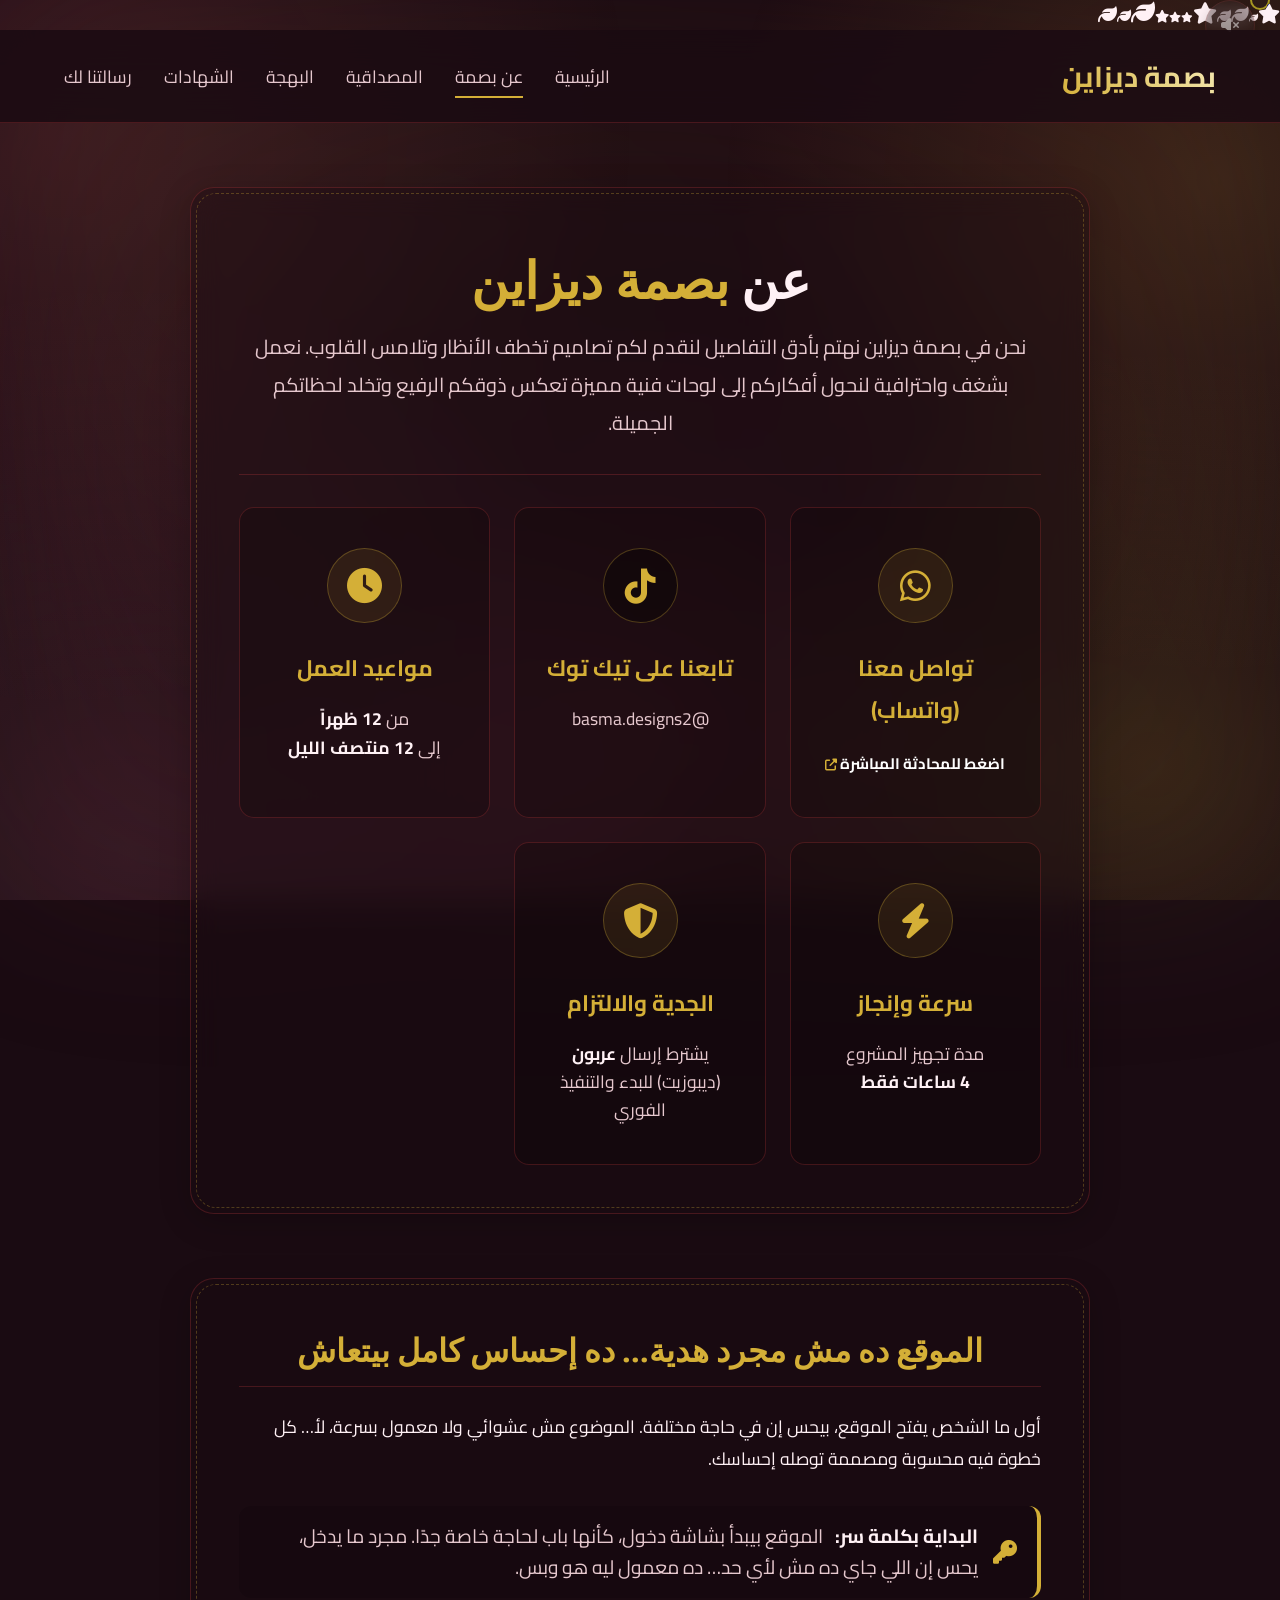
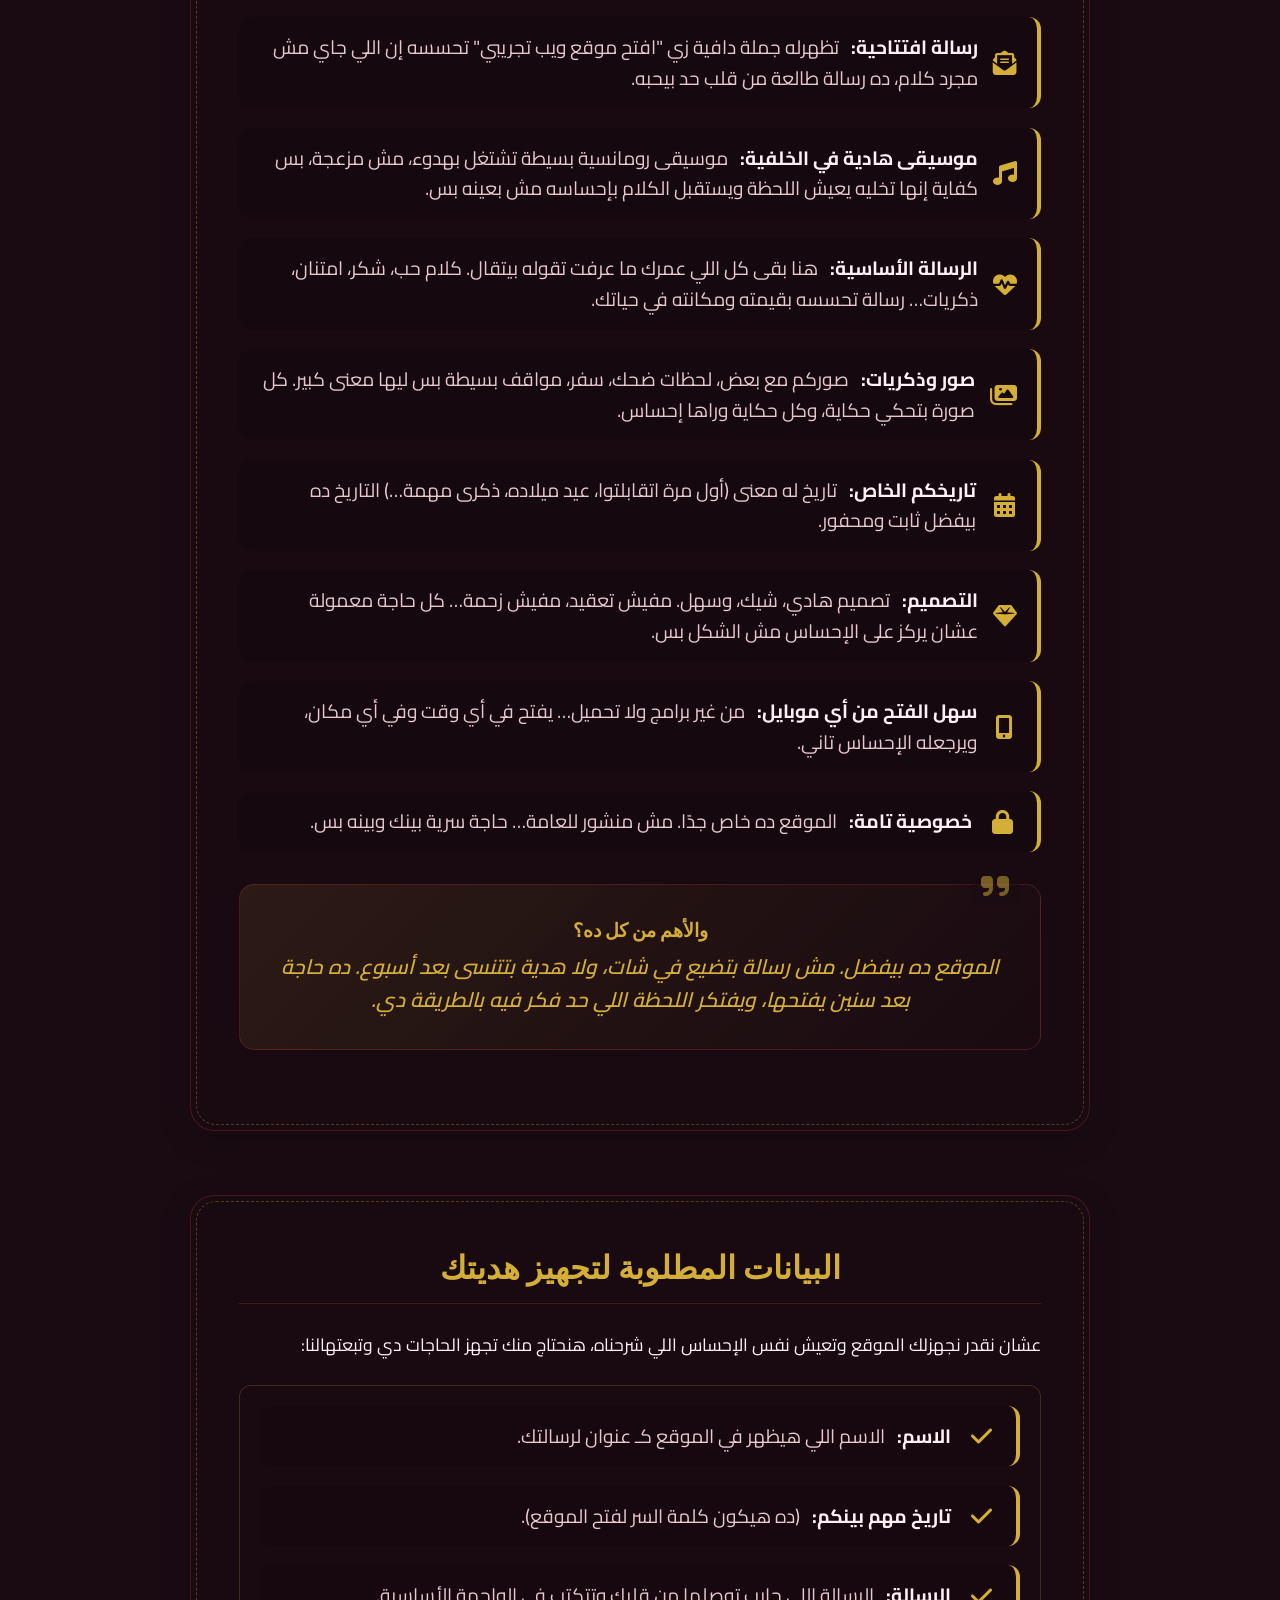
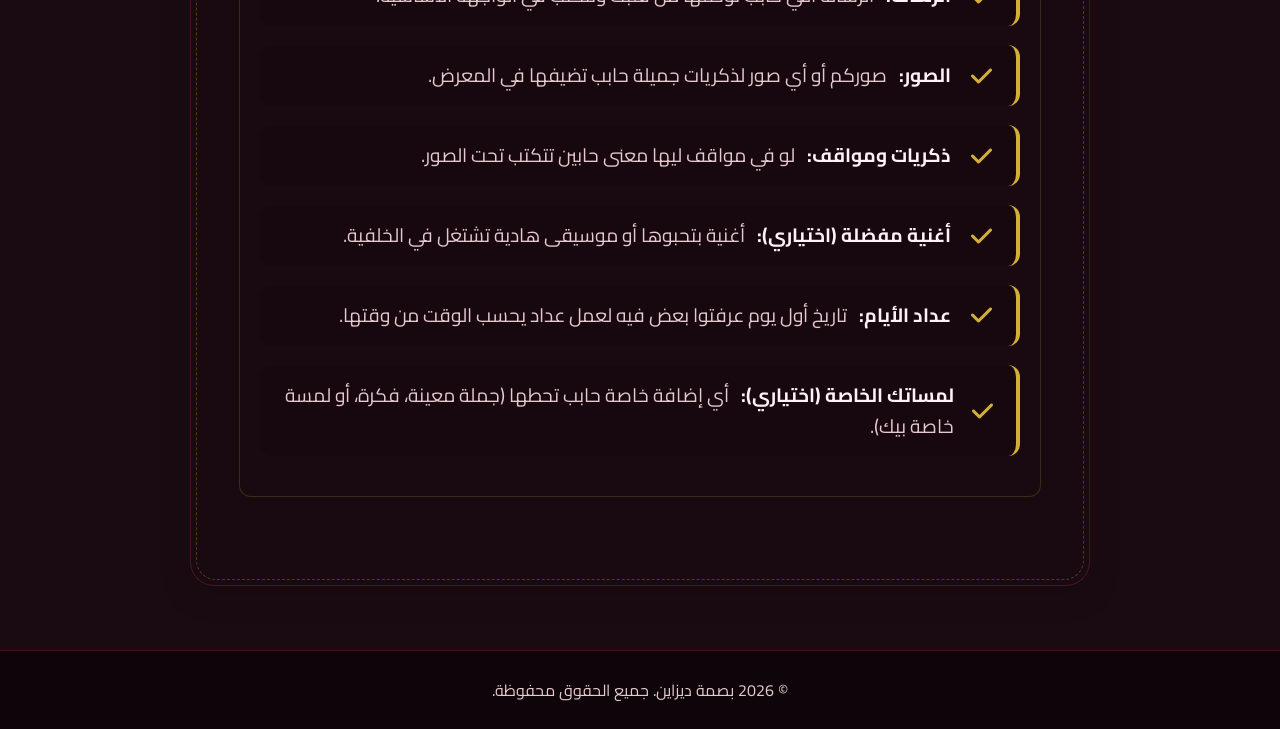
<file: about.html>
<!DOCTYPE html>
<html lang="ar" dir="rtl">
<head>
  <meta charset="UTF-8">
  <meta name="viewport" content="width=device-width, initial-scale=1.0">
  <title>بصمة ديزاين | الوصف وعنا</title>
  <link rel="stylesheet" href="style.css">
  <link rel="stylesheet" href="https://cdnjs.cloudflare.com/ajax/libs/font-awesome/6.4.0/css/all.min.css">
  <script src="script.js" defer></script>
</head>
<body>
  <!-- Premium UI Elements -->
  <div class="custom-cursor"></div>
  <div id="particles-container"></div>
  <div class="site-frame"></div>

  <div class="bg-bubbles">
    <div class="bubble"></div><div class="bubble"></div><div class="bubble"></div><div class="bubble"></div><div class="bubble"></div><div class="bubble"></div>
  </div>

  <header>
    <a href="index.html" class="logo">بصمة ديزاين</a>
    <button class="menu-toggle"><i class="fas fa-bars"></i></button>
    <nav>
      <ul>
        <li><a href="index.html">الرئيسية</a></li>
        <li><a href="about.html">عن بصمة</a></li>
        <li><a href="credibility.html">المصداقية</a></li>
        <li><a href="joy.html">البهجة</a></li>
        <li><a href="certificates.html">الشهادات</a></li>
        <li><a href="conclusion.html">رسالتنا لك</a></li>
      </ul>
    </nav>
  </header>

  <main>
    <section class="glass-panel about-panel reveal">
      <div class="about-header">
        <h2><span style="color: var(--text-primary);">عن</span> <span style="color: var(--accent-gold);">بصمة ديزاين</span></h2>
        <p>
          نحن في بصمة ديزاين نهتم بأدق التفاصيل لنقدم لكم تصاميم تخطف الأنظار وتلامس القلوب. نعمل بشغف واحترافية لنحول أفكاركم إلى لوحات فنية مميزة تعكس ذوقكم الرفيع وتخلد لحظاتكم الجميلة.
        </p>
      </div>

      <div class="about-features-grid">
        <!-- WhatsApp Contact -->
        <a href="https://wa.me/201013459959" target="_blank" class="feature-card whatsapp-card">
          <div class="icon-wrapper">
            <i class="fab fa-whatsapp"></i>
          </div>
          <h3>تواصل معنا (واتساب)</h3>
          <p style="font-weight: bold; color: #fff; font-size: 0.95rem; margin-top: 5px;">اضغط للمحادثة المباشرة <i class="fas fa-external-link-alt" style="font-size: 0.75rem;"></i></p>
          <p dir="ltr" class="phone-number" id="display-phone" style="display: none;">01013459959</p>
        </a>

        <!-- TikTok -->
        <a href="https://www.tiktok.com/@basma.designs2?_r=1&_t=ZS-94l8AfgioFA" target="_blank" class="feature-card" style="text-decoration: none;">
          <div class="icon-wrapper" style="background: rgba(0, 0, 0, 0.3);">
            <i class="fab fa-tiktok"></i>
          </div>
          <h3>تابعنا على تيك توك</h3>
          <p id="display-tiktok">@basma.designs2</p>
        </a>

        <!-- Working Hours -->
        <div class="feature-card">
          <div class="icon-wrapper">
            <i class="fas fa-clock"></i>
          </div>
          <h3>مواعيد العمل</h3>
          <p id="display-hours">من <strong>12 ظهراً</strong><br>إلى <strong>12 منتصف الليل</strong></p>
        </div>

        <!-- Duration -->
        <div class="feature-card">
          <div class="icon-wrapper">
            <i class="fas fa-bolt"></i>
          </div>
          <h3>سرعة وإنجاز</h3>
          <p id="display-duration">مدة تجهيز المشروع<br><strong>4 ساعات فقط</strong></p>
        </div>

        <!-- Payment Policy -->
        <div class="feature-card">
          <div class="icon-wrapper">
            <i class="fas fa-shield-alt"></i>
          </div>
          <h3>الجدية والالتزام</h3>
          <p id="display-deposit">يشترط إرسال <strong>عربون</strong> (ديبوزيت) للبدء والتنفيذ الفوري</p>
        </div>
      </div>
    </section>

    <!-- Emotional Description Section -->
    <section class="glass-panel" style="margin-top: 2rem;">
      <h2 style="color: var(--accent-gold); margin-bottom: 1.5rem; font-size: 2rem;">الموقع ده مش مجرد هدية… ده إحساس كامل بيتعاش</h2>
      <p style="margin-bottom: 2rem; color: var(--text-color); font-size: 1.1rem; line-height: 1.8;">
        أول ما الشخص يفتح الموقع، بيحس إن في حاجة مختلفة. الموضوع مش عشوائي ولا معمول بسرعة، لأ… كل خطوة فيه محسوبة ومصممة توصله إحساسك.
      </p>

      <ul class="detail-list" style="margin-bottom: 2rem;">
        <li><i class="fas fa-key" style="color: var(--accent-gold); font-size: 1.5rem;"></i> <div><strong>البداية بكلمة سر:</strong> الموقع بيبدأ بشاشة دخول، كأنها باب لحاجة خاصة جدًا. مجرد ما يدخل، يحس إن اللي جاي ده مش لأي حد… ده معمول ليه هو وبس.</div></li>
        <li><i class="fas fa-envelope-open-text" style="color: var(--accent-gold); font-size: 1.5rem;"></i> <div><strong>رسالة افتتاحية:</strong> تظهرله جملة دافية زي "افتح موقع ويب تجريبي" تحسسه إن اللي جاي مش مجرد كلام، ده رسالة طالعة من قلب حد بيحبه.</div></li>
        <li><i class="fas fa-music" style="color: var(--accent-gold); font-size: 1.5rem;"></i> <div><strong>موسيقى هادية في الخلفية:</strong> موسيقى رومانسية بسيطة تشتغل بهدوء، مش مزعجة، بس كفاية إنها تخليه يعيش اللحظة ويستقبل الكلام بإحساسه مش بعينه بس.</div></li>
        <li><i class="fas fa-heartbeat" style="color: var(--accent-gold); font-size: 1.5rem;"></i> <div><strong>الرسالة الأساسية:</strong> هنا بقى كل اللي عمرك ما عرفت تقوله بيتقال. كلام حب، شكر، امتنان، ذكريات… رسالة تحسسه بقيمته ومكانته في حياتك.</div></li>
        <li><i class="fas fa-images" style="color: var(--accent-gold); font-size: 1.5rem;"></i> <div><strong>صور وذكريات:</strong> صوركم مع بعض، لحظات ضحك، سفر، مواقف بسيطة بس ليها معنى كبير. كل صورة بتحكي حكاية، وكل حكاية وراها إحساس.</div></li>
        <li><i class="fas fa-calendar-alt" style="color: var(--accent-gold); font-size: 1.5rem;"></i> <div><strong>تاريخكم الخاص:</strong> تاريخ له معنى (أول مرة اتقابلتوا، عيد ميلاده، ذكرى مهمة…) التاريخ ده بيفضل ثابت ومحفور.</div></li>
        <li><i class="fas fa-gem" style="color: var(--accent-gold); font-size: 1.5rem;"></i> <div><strong>التصميم:</strong> تصميم هادي، شيك، وسهل. مفيش تعقيد، مفيش زحمة… كل حاجة معمولة عشان يركز على الإحساس مش الشكل بس.</div></li>
        <li><i class="fas fa-mobile-alt" style="color: var(--accent-gold); font-size: 1.5rem;"></i> <div><strong>سهل الفتح من أي موبايل:</strong> من غير برامج ولا تحميل… يفتح في أي وقت وفي أي مكان، ويرجعله الإحساس تاني.</div></li>
        <li><i class="fas fa-lock" style="color: var(--accent-gold); font-size: 1.5rem;"></i> <div><strong>خصوصية تامة:</strong> الموقع ده خاص جدًا. مش منشور للعامة… حاجة سرية بينك وبينه بس.</div></li>
      </ul>

      <div class="highlight-box" style="margin-top: 2rem;">
        <i class="fas fa-quote-right style-quote"></i>
        <h3 style="color: var(--accent-gold); margin-bottom: 0.5rem;">والأهم من كل ده؟</h3>
        <p style="font-size: 1.2rem; line-height: 1.6;">الموقع ده بيفضل. مش رسالة بتضيع في شات، ولا هدية بتتنسى بعد أسبوع. ده حاجة بعد سنين يفتحها، ويفتكر اللحظة اللي حد فكر فيه بالطريقة دي.</p>
      </div>
    </section>

    <!-- Requirements Section -->
    <section class="glass-panel" style="margin-top: 2rem;">
      <h2 style="color: var(--accent-gold); margin-bottom: 1.5rem; font-size: 2rem;">البيانات المطلوبة لتجهيز هديتك</h2>
      <p style="margin-bottom: 1.5rem; color: var(--text-color); font-size: 1.1rem;">
        عشان نقدر نجهزلك الموقع وتعيش نفس الإحساس اللي شرحناه، هنحتاج منك تجهز الحاجات دي وتبعتهالنا:
      </p>
      
      <ul class="detail-list" style="background: rgba(26, 11, 18, 0.4); padding: 20px; border-radius: 12px; border: 1px solid rgba(212, 175, 55, 0.2);">
        <li><i class="fas fa-check" style="color: var(--accent-gold);"></i> <div><strong>الاسم:</strong> الاسم اللي هيظهر في الموقع كـ عنوان لرسالتك.</div></li>
        <li><i class="fas fa-check" style="color: var(--accent-gold);"></i> <div><strong>تاريخ مهم بينكم:</strong> (ده هيكون كلمة السر لفتح الموقع).</div></li>
        <li><i class="fas fa-check" style="color: var(--accent-gold);"></i> <div><strong>الرسالة:</strong> الرسالة اللي حابب توصلها من قلبك وتتكتب في الواجهة الأساسية.</div></li>
        <li><i class="fas fa-check" style="color: var(--accent-gold);"></i> <div><strong>الصور:</strong> صوركم أو أي صور لذكريات جميلة حابب تضيفها في المعرض.</div></li>
        <li><i class="fas fa-check" style="color: var(--accent-gold);"></i> <div><strong>ذكريات ومواقف:</strong> لو في مواقف ليها معنى حابين تتكتب تحت الصور.</div></li>
        <li><i class="fas fa-check" style="color: var(--accent-gold);"></i> <div><strong>أغنية مفضلة (اختياري):</strong> أغنية بتحبوها أو موسيقى هادية تشتغل في الخلفية.</div></li>
        <li><i class="fas fa-check" style="color: var(--accent-gold);"></i> <div><strong>عداد الأيام:</strong> تاريخ أول يوم عرفتوا بعض فيه لعمل عداد يحسب الوقت من وقتها.</div></li>
        <li><i class="fas fa-check" style="color: var(--accent-gold);"></i> <div><strong>لمساتك الخاصة (اختياري):</strong> أي إضافة خاصة حابب تحطها (جملة معينة، فكرة، أو لمسة خاصة بيك).</div></li>
      </ul>
    </section>

  </main>

  <footer>
    <p>&copy; 2026 بصمة ديزاين. جميع الحقوق محفوظة.</p>
  </footer>
</body>
</html>
</file>
<file: style.css>
@import url('https://fonts.googleapis.com/css2?family=Cairo:wght@300;400;600;700&family=Playfair+Display:ital,wght@0,400;0,700;1,400&display=swap');

:root {
  --bg-color: #1a0b12; /* Deep Romantic Wine */
  --text-primary: #fff1f5;
  --text-secondary: #e6c8ce;
  --accent-gold: #D4AF37; /* Royal Gold */
  --love-red: #ff4b4b; /* Passionate Red */
  --romantic-rose: #ff8a8a; /* Soft Rose */
  --card-bg: rgba(26, 11, 18, 0.4);
  --glass-border: rgba(255, 75, 75, 0.2);
  --glass-blur: 15px;
  --mesh-color-1: rgba(212, 175, 55, 0.08); /* Gold hint */
  --mesh-color-2: rgba(255, 75, 75, 0.06); /* Love Red hint */
}

/* 2026 Dynamic Mesh Background */
body::before {
  content: '';
  position: fixed;
  top: 0;
  left: 0;
  width: 100%;
  height: 100%;
  z-index: -2;
  background: 
    radial-gradient(at 10% 10%, var(--mesh-color-1) 0px, transparent 50%),
    radial-gradient(at 90% 10%, var(--mesh-color-2) 0px, transparent 50%),
    radial-gradient(at 50% 50%, rgba(26, 11, 18, 1) 0px, transparent 100%),
    radial-gradient(at 10% 90%, var(--mesh-color-2) 0px, transparent 50%),
    radial-gradient(at 90% 90%, var(--mesh-color-1) 0px, transparent 50%);
  filter: blur(80px);
  animation: mesh-float 20s ease-in-out infinite alternate;
}

@keyframes mesh-float {
  0% { transform: scale(1); }
  100% { transform: scale(1.1) rotate(2deg); }
}

/* Romantic Ambient Glow Lights */
body::after {
  content: '';
  position: fixed;
  top: 0; left: 0; right: 0; bottom: 0;
  z-index: -1;
  pointer-events: none;
  background:
    radial-gradient(circle at 10% 20%, rgba(255, 75, 75, 0.12) 0%, transparent 45%),
    radial-gradient(circle at 90% 15%, rgba(212, 175, 55, 0.12) 0%, transparent 40%),
    radial-gradient(circle at 50% 50%, rgba(26, 11, 18, 0.2) 0%, transparent 80%),
    radial-gradient(circle at 85% 85%, rgba(255, 75, 75, 0.1) 0%, transparent 40%),
    radial-gradient(circle at 15% 80%, rgba(255, 138, 138, 0.1) 0%, transparent 45%);
  animation: glow-pulse 10s ease-in-out infinite alternate;
}

@keyframes glow-pulse {
  0% { opacity: 0.6; }
  100% { opacity: 1; }
}

/* Premium Comment Cards */
.comment-card {
  padding: 2rem !important;
  margin-bottom: 2rem;
  border-left: 4px solid var(--accent-gold) !important;
  background: rgba(255, 255, 255, 0.05);
  transition: all 0.3s ease;
}

.comment-card:hover {
  transform: translateX(-5px);
  background: rgba(255, 255, 255, 0.08);
  box-shadow: 0 10px 30px rgba(0, 0, 0, 0.3);
}

.admin-reply-card {
  margin-top: 1.5rem;
  margin-right: 2rem;
  padding: 1.2rem;
  background: rgba(212, 175, 55, 0.08);
  border-right: 3px solid var(--accent-gold);
  border-radius: 10px;
  position: relative;
}

.admin-reply-card::before {
  content: '\f3e5'; /* FontAwesome reply icon */
  font-family: 'Font Awesome 6 Free';
  font-weight: 900;
  position: absolute;
  top: -10px;
  right: 15px;
  background: var(--bg-color);
  color: var(--accent-gold);
  padding: 0 5px;
  font-size: 0.8rem;
}

.admin-tag {
  color: var(--accent-gold);
  font-weight: bold;
  font-size: 0.85rem;
  display: block;
  margin-bottom: 5px;
  text-transform: uppercase;
  letter-spacing: 1px;
}

.comment-header {
  display: flex;
  align-items: center;
  gap: 12px;
  margin-bottom: 1rem;
}

.comment-avatar {
  font-size: 2.5rem;
  color: var(--accent-gold);
  line-height: 1;
}

.comment-info {
  flex: 1;
}

.comment-author {
  font-weight: 700;
  font-size: 1.2rem;
  color: var(--text-primary);
  display: block;
}

.comment-stars {
  margin-top: 3px;
  font-size: 1.1rem;
  letter-spacing: 2px;
}

.star-filled {
  color: #FFD700;
  text-shadow: 0 0 6px rgba(255, 215, 0, 0.5);
}

.star-empty {
  color: rgba(255, 255, 255, 0.2);
}

.comment-date {
  font-size: 0.85rem;
  color: var(--text-secondary);
  opacity: 0.7;
  white-space: nowrap;
}

.comment-text {
  font-size: 1.1rem;
  line-height: 1.8;
  color: var(--text-secondary);
  margin-top: 0.5rem;
}

.comments-list {
  display: flex;
  flex-direction: column;
  gap: 0;
}

/* Language Switcher - Prominent Icon Button */
.lang-switcher {
  position: fixed;
  bottom: 30px;
  left: 30px;
  z-index: 1000;
  background: var(--accent-gold);
  border: none;
  border-radius: 50px;
  padding: 8px 18px;
  color: #000;
  font-weight: bold;
  box-shadow: 0 5px 15px rgba(212, 175, 55, 0.4);
  display: flex;
  align-items: center;
  gap: 8px;
  cursor: pointer;
  transition: all 0.3s cubic-bezier(0.4, 0, 0.2, 1);
}

.lang-switcher:hover {
  transform: scale(1.1) translateY(-2px);
  box-shadow: 0 8px 25px rgba(212, 175, 55, 0.6);
}

.lang-switcher i {
  font-size: 1.1rem;
}

.lang-switcher select {
  background: transparent;
  border: none;
  color: #000;
  font-family: 'Cairo', sans-serif;
  font-size: 0.9rem;
  font-weight: 700;
  cursor: pointer;
  outline: none;
}

/* Extra Romantic Glows */
body::after {
  content: '';
  position: fixed;
  top: 0; left: 0; right: 0; bottom: 0;
  z-index: -1;
  pointer-events: none;
  background:
    radial-gradient(circle at 5% 15%, rgba(255, 100, 130, 0.12) 0%, transparent 40%),
    radial-gradient(circle at 95% 20%, rgba(212, 175, 55, 0.15) 0%, transparent 35%),
    radial-gradient(circle at 50% 80%, rgba(255, 100, 130, 0.1) 0%, transparent 45%),
    radial-gradient(circle at 90% 85%, rgba(212, 175, 55, 0.12) 0%, transparent 30%),
    radial-gradient(circle at 10% 95%, rgba(255, 150, 180, 0.1) 0%, transparent 40%);
  animation: glow-pulse 10s ease-in-out infinite alternate;
}




* {
  margin: 0;
  padding: 0;
  box-sizing: border-box;
  cursor: none !important; /* Hide default cursor everywhere for custom cursor */
}

/* Custom Golden Cursor */
.custom-cursor {
  width: 20px;
  height: 20px;
  border: 2px solid var(--accent-gold);
  border-radius: 50%;
  position: fixed;
  pointer-events: none;
  z-index: 10000;
  transition: transform 0.1s ease, background 0.3s ease, width 0.3s ease, height 0.3s ease;
  transform: translate(-50%, -50%);
  mix-blend-mode: difference;
}

.admin-container *, .admin-gear, .music-toggle, button, a {
  cursor: none !important;
}

.admin-gear {
  position: fixed;
  bottom: 25px;
  right: 25px;
  width: 50px;
  height: 50px;
  background: var(--card-bg);
  backdrop-filter: blur(10px);
  border: 1px solid var(--glass-border);
  border-radius: 50%;
  color: var(--accent-gold);
  display: flex;
  align-items: center;
  justify-content: center;
  z-index: 999;
  transition: all 0.3s ease;
}

.admin-gear:hover {
  transform: rotate(90deg) scale(1.1);
  box-shadow: 0 0 15px var(--accent-gold);
}

/* Decorative Stars Strip (Admin Hidden) */
.stars-strip {
  position: fixed;
  top: 0;
  left: 0;
  right: 0;
  display: flex;
  justify-content: center;
  gap: 20px;
  padding: 8px 0;
  z-index: 1001;
  background: linear-gradient(to bottom, rgba(26, 11, 18, 0.6), transparent);
  pointer-events: none;
}

.decor-star {
  color: var(--accent-gold);
  font-size: 0.7rem;
  opacity: 0.4;
  animation: star-twinkle 3s ease-in-out infinite alternate;
  pointer-events: none;
}

.decor-star:nth-child(1) { animation-delay: 0s; }
.decor-star:nth-child(2) { animation-delay: 0.5s; }
.decor-star:nth-child(3) { animation-delay: 1s; }
.decor-star:nth-child(4) { animation-delay: 1.5s; }
.decor-star:nth-child(5) { animation-delay: 2s; }

.decor-star.admin-hidden {
  pointer-events: all;
  cursor: pointer;
}

@keyframes star-twinkle {
  0% { opacity: 0.2; transform: scale(0.8); }
  100% { opacity: 0.6; transform: scale(1.2); }
}

.music-toggle {
  position: fixed;
  right: 25px;
  width: 50px;
  height: 50px;
  background: var(--card-bg);
  backdrop-filter: blur(10px);
  border: 1px solid var(--glass-border);
  border-radius: 50%;
  color: #fff;
  display: flex;
  align-items: center;
  justify-content: center;
  z-index: 999;
  transition: all 0.3s ease;
  box-shadow: 0 4px 15px rgba(0,0,0,0.3);
}

.music-toggle:hover {
  transform: scale(1.1);
  border-color: var(--accent-gold);
}

.music-toggle.playing {
  animation: music-pulse 2s linear infinite;
}

@keyframes music-pulse {
  0% { box-shadow: 0 0 0 0 rgba(212, 175, 55, 0.4); }
  70% { box-shadow: 0 0 0 15px rgba(212, 175, 55, 0); }
  100% { box-shadow: 0 0 0 0 rgba(212, 175, 55, 0); }
}

/* Site-Wide Ornamental Frame */
.site-frame {
  position: fixed;
  top: 10px;
  left: 10px;
  right: 10px;
  bottom: 10px;
  border: 2px solid var(--accent-gold);
  border-image: radial-gradient(circle, var(--accent-gold) 2px, transparent 2px) 20;
  border-image-repeat: round;
  pointer-events: none;
  z-index: 9999;
  opacity: 0.2;
}

[contenteditable="true"]:hover {
  background: rgba(212, 175, 55, 0.1);
  outline: 1px dashed var(--accent-gold);
}

body {
  font-family: 'Cairo', sans-serif;
  background-color: var(--bg-color);
  color: var(--text-primary);
  min-height: 100vh;
  display: flex;
  flex-direction: column;
  overflow-x: hidden;
  direction: rtl; /* Arabic Right-To-Left */
}

h1, h2, h3, .brand {
  font-family: 'Playfair Display', serif;
  color: var(--accent-gold);
}

/* Glassmorphism Header - Brand Style Horizontal */
header {
  position: sticky;
  top: 0;
  z-index: 1000;
  background: rgba(26, 11, 18, 0.85);
  backdrop-filter: blur(20px);
  -webkit-backdrop-filter: blur(20px);
  border-bottom: 1px solid var(--glass-border);
  padding: 1.2rem 5%;
  display: flex;
  justify-content: space-between;
  align-items: center;
}

.logo {
  font-size: 1.8rem;
  font-weight: 700;
  text-decoration: none;
  background: linear-gradient(45deg, #D4AF37, #f3e5ab, #D4AF37);
  background-size: 200% auto;
  -webkit-background-clip: text;
  background-clip: text;
  -webkit-text-fill-color: transparent;
  animation: shine 4s linear infinite;
}

@keyframes shine {
  to { background-position: 200% center; }
}

nav ul {
  list-style: none;
  display: flex;
  flex-direction: row;
  align-items: center;
  gap: 2rem;
}

nav a {
  color: var(--text-secondary);
  text-decoration: none;
  font-size: 1.1rem;
  transition: all 0.3s ease;
  position: relative;
}

nav a::after {
  content: '';
  position: absolute;
  width: 0;
  height: 2px;
  bottom: -5px;
  left: 50%;
  background-color: var(--accent-gold);
  transition: all 0.3s ease;
}

nav a:hover {
  color: var(--accent-gold);
}

nav a:hover::after, nav a.active::after {
  width: 100%;
  left: 0;
}

/* Mobile Menu Button */
.menu-toggle {
  display: none;
  background: none;
  border: none;
  color: var(--accent-gold);
  font-size: 2rem;
  cursor: pointer;
}

/* Main Content */
main {
  flex: 1;
  padding: 2rem 5%;
  display: flex;
  flex-direction: column;
  align-items: center;
  justify-content: center;
  text-align: center;
  animation: fadeIn 1s ease-out;
}

/* Hero Section */
.hero {
  max-width: 800px;
  margin-top: 2rem;
}

.hero h1 {
  font-size: 3.5rem;
  margin-bottom: 1rem;
  text-shadow: 0 0 20px rgba(212, 175, 55, 0.3);
}

.hero p {
  font-size: 1.3rem;
  color: var(--text-secondary);
  line-height: 1.8;
  margin-bottom: 2.5rem;
}

.btn {
  display: inline-flex;
  align-items: center;
  gap: 10px;
  padding: 1rem 2.5rem;
  background: rgba(212, 175, 55, 0.1);
  border: 1px solid var(--accent-gold);
  color: var(--accent-gold);
  text-decoration: none;
  font-size: 1.2rem;
  border-radius: 50px;
  transition: all 0.3s ease;
  position: relative;
  overflow: hidden;
  z-index: 1;
  box-shadow: 0 4px 15px rgba(212, 175, 55, 0.2);
}

.btn::before {
  content: '';
  position: absolute;
  top: 0;
  left: 0;
  width: 0;
  height: 100%;
  background: var(--accent-gold);
  z-index: -1;
  transition: all 0.4s cubic-bezier(0.25, 0.8, 0.25, 1);
}

.btn:hover {
  color: var(--bg-color);
  box-shadow: 0 8px 25px rgba(212, 175, 55, 0.4);
}

.btn:hover::before {
  width: 100%;
}

.glass-panel {
  background: var(--card-bg);
  backdrop-filter: blur(var(--glass-blur));
  -webkit-backdrop-filter: blur(var(--glass-blur));
  border: 1px solid var(--glass-border);
  border-radius: 24px;
  padding: 3rem;
  margin: 2rem 0;
  box-shadow: 0 8px 32px rgba(0, 0, 0, 0.2);
  text-align: right;
  width: 100%;
  max-width: 900px;
  transition: all 0.4s ease;
  position: relative;
  overflow: hidden;
}

/* Ornamental Chain/Border Decoration */
.glass-panel::before {
  content: '';
  position: absolute;
  top: 5px;
  left: 5px;
  right: 5px;
  bottom: 5px;
  border: 1px dashed var(--accent-gold);
  border-radius: 20px;
  opacity: 0.3;
  pointer-events: none;
  z-index: 0;
}

/* 2026 Premium Chain Border */
.glass-panel::after {
  content: '';
  position: absolute;
  top: 0;
  left: 0;
  right: 0;
  bottom: 0;
  border: 15px solid transparent;
  border-image: radial-gradient(circle, var(--accent-gold) 1px, transparent 1px) 30;
  border-image-repeat: round;
  border-radius: 24px;
  opacity: 0.15;
  pointer-events: none;
  animation: border-sparkle 10s linear infinite;
}

@keyframes border-sparkle {
  0% { filter: hue-rotate(0deg); }
  100% { filter: hue-rotate(360deg); }
}

.glass-panel:hover {
  box-shadow: 0 20px 60px rgba(212, 175, 55, 0.1);
  border-color: rgba(212, 175, 55, 0.4);
}

.glass-panel:hover::after {
  left: 100%;
}

.glass-panel:hover {
  transform: translateY(-5px);
  box-shadow: 0 15px 45px rgba(212, 175, 55, 0.15);
}

.glass-panel h2 {
  font-size: 2.5rem;
  margin-bottom: 1.5rem;
  text-align: center;
  border-bottom: 1px solid var(--glass-border);
  padding-bottom: 1rem;
}

.info-list {
  list-style: none;
  font-size: 1.3rem;
  line-height: 2.2;
}

.info-list li {
  margin-bottom: 1.2rem;
  display: flex;
  align-items: center;
  gap: 15px;
  background: rgba(0,0,0,0.2);
  padding: 15px 20px;
  border-radius: 12px;
  border-right: 4px solid var(--accent-gold);
}

.info-list i {
  color: var(--accent-gold);
  font-size: 1.5rem;
  width: 30px;
  text-align: center;
}

/* Grid Layout for Galleries */
.gallery-grid {
  display: grid;
  grid-template-columns: repeat(auto-fit, minmax(280px, 1fr));
  gap: 2rem;
  width: 100%;
  max-width: 1200px;
  margin-top: 2rem;
}

.gallery-item {
  position: relative;
  border-radius: 15px;
  overflow: hidden;
  aspect-ratio: 1;
  background: var(--card-bg);
  border: 1px solid var(--glass-border);
  display: flex;
  align-items: center;
  justify-content: center;
  flex-direction: column;
  transition: all 0.4s cubic-bezier(0.175, 0.885, 0.32, 1.275);
  cursor: pointer;
}

.gallery-item:hover {
  transform: scale(1.05);
  box-shadow: 0 10px 30px rgba(212, 175, 55, 0.3);
  border-color: var(--accent-gold);
}

.gallery-item i {
  font-size: 4rem;
  color: var(--accent-gold);
  margin-bottom: 1rem;
  opacity: 0.9;
  transition: transform 0.3s ease;
}

.gallery-item:hover i {
  transform: scale(1.1);
}

.gallery-caption {
  position: absolute;
  bottom: 0;
  left: 0;
  right: 0;
  background: rgba(26, 11, 18, 0.9);
  backdrop-filter: blur(5px);
  padding: 1.2rem;
  text-align: center;
  transform: translateY(100%);
  transition: transform 0.3s ease;
  color: var(--accent-gold);
  font-weight: 600;
  font-size: 1.1rem;
  border-top: 1px solid var(--glass-border);
}

.gallery-item:hover .gallery-caption {
  transform: translateY(0);
}

/* Footer */
footer {
  text-align: center;
  padding: 1.5rem;
  background: rgba(0,0,0,0.5);
  border-top: 1px solid var(--glass-border);
  margin-top: auto;
}

footer p {
  color: var(--text-secondary);
}

/* Premium Layout & Animations */
.fade-in-up {
  opacity: 0;
  animation: fadeInUp 0.8s ease-out forwards;
}

.delay-1 { animation-delay: 0.2s; }
.delay-2 { animation-delay: 0.4s; }

@keyframes fadeInUp {
  from { opacity: 0; transform: translateY(30px); }
  to { opacity: 1; transform: translateY(0); }
}

.demo-section {
  width: 100%;
  max-width: 1100px;
}

.demo-container {
  display: flex;
  align-items: center;
  gap: 3rem;
  flex-wrap: wrap;
  justify-content: center;
  text-align: right;
}

.demo-visual {
  flex: 1;
  min-width: 300px;
  position: relative;
  display: flex;
  justify-content: center;
}

.mockup-frame {
  width: 280px;
  height: 560px;
  background: #111;
  border: 12px solid #222;
  border-radius: 40px;
  position: relative;
  box-shadow: 0 25px 50px rgba(0,0,0,0.5);
}

.mockup-screen {
  width: 100%;
  height: 100%;
  background: linear-gradient(135deg, #1a0b12, #2d0f1e);
  border-radius: 30px;
  display: flex;
  flex-direction: column;
  align-items: center;
  justify-content: center;
  padding: 20px;
  position: relative;
  overflow: hidden;
}

.demo-content {
  flex: 1.2;
  min-width: 300px;
}

/* Animations */
@keyframes fadeIn {
  from { opacity: 0; transform: translateY(20px); }
  to { opacity: 1; transform: translateY(0); }
}

@keyframes pulse {
  0% { opacity: 0.8; text-shadow: 0 0 10px rgba(212, 175, 55, 0.2); }
  100% { opacity: 1; text-shadow: 0 0 20px rgba(212, 175, 55, 0.6); }
}

/* Floating Hearts/Bubbles Background */
.bg-bubbles {
  position: fixed;
  top: 0;
  left: 0;
  width: 100%;
  height: 100%;
  z-index: -1;
  pointer-events: none;
  overflow: hidden;
}

.bubble {
  position: absolute;
  bottom: -100px;
  width: 40px;
  height: 40px;
  background: rgba(212, 175, 55, 0.05);
  border-radius: 50%;
  animation: float 10s infinite ease-in;
}

.bubble:nth-child(1) { left: 10%; animation-duration: 8s; }
.bubble:nth-child(2) { left: 30%; width: 60px; height: 60px; animation-duration: 12s; animation-delay: 2s;}
.bubble:nth-child(3) { left: 70%; animation-duration: 7s; animation-delay: 4s;}
.bubble:nth-child(4) { left: 90%; width: 20px; height: 20px; animation-duration: 15s; animation-delay: 1s;}
.bubble:nth-child(5) { left: 50%; width: 50px; height: 50px; animation-duration: 10s; animation-delay: 5s;}
.bubble:nth-child(6) { left: 80%; width: 30px; height: 30px; animation-duration: 11s; animation-delay: 3s;}


@keyframes float {
  0% { transform: translateY(0) rotate(0deg); opacity: 1; }
  100% { transform: translateY(-100vh) rotate(360deg); opacity: 0; }
}




/* Detail Sections & Example Grid */
.detail-section {
  text-align: right;
  animation: fadeIn 0.5s ease-out forwards;
}

.lead-text {
  font-size: 1.4rem !important;
  color: var(--text-primary) !important;
  margin-bottom: 2rem !important;
  font-weight: 600;
  line-height: 1.8;
}

.detail-list {
  list-style: none;
  text-align: right;
  margin-bottom: 2.5rem;
}

.detail-list li {
  font-size: 1.2rem;
  color: var(--text-secondary);
  margin-bottom: 1.2rem;
  display: flex;
  align-items: center;
  gap: 15px;
  background: rgba(0,0,0,0.15);
  padding: 15px 20px;
  border-radius: 12px;
  border-right: 4px solid var(--accent-gold);
  line-height: 1.6;
}

.detail-list i {
  color: var(--accent-gold);
  font-size: 1.5rem;
  width: 30px;
  text-align: center;
}

.detail-list strong {
  color: var(--text-primary);
  margin-left: 8px;
}

.highlight-box {
  background: linear-gradient(135deg, rgba(212, 175, 55, 0.1), rgba(26, 11, 18, 0.5));
  border: 1px solid var(--glass-border);
  border-radius: 15px;
  padding: 2rem;
  text-align: center;
  position: relative;
  margin-bottom: 2rem;
}

.highlight-box p {
  margin-bottom: 0 !important;
  font-size: 1.3rem !important;
  color: var(--accent-gold) !important;
  font-style: italic;
  font-weight: 600;
  line-height: 1.8;
}

.style-quote {
  position: absolute;
  top: -15px;
  right: 20px;
  font-size: 2rem;
  color: var(--accent-gold);
  opacity: 0.5;
  background: var(--bg-color);
  padding: 0 10px;
}

/* Image Thumbnails Grid */
.gallery-thumbnails {
  display: grid;
  grid-template-columns: repeat(auto-fill, minmax(150px, 1fr));
  gap: 15px;
  margin-bottom: 2rem;
}

.thumbnail-img {
  width: 100%;
  aspect-ratio: 1; /* Makes them perfectly square */
  object-fit: contain; /* ensures images aren't cut */
  background: rgba(0,0,0,0.2); /* add background for when image doesn't fill square */
  border-radius: 12px;
  border: 1px solid var(--glass-border);
  transition: box-shadow 0.3s ease, border-color 0.3s ease;
  display: block;
}

.thumbnail-img:hover {
  box-shadow: 0 5px 15px rgba(212, 175, 55, 0.4);
  border-color: var(--accent-gold);
}

/* Lightbox Modal */
.lightbox-modal {
  display: none;
  position: fixed;
  z-index: 1000;
  left: 0;
  top: 0;
  width: 100%;
  height: 100%;
  background-color: rgba(26, 11, 18, 0.9);
  justify-content: center;
  align-items: center;
  backdrop-filter: blur(5px);
}

.lightbox-content {
  max-width: 85%;
  max-height: 85vh;
  border-radius: 12px;
  box-shadow: 0 10px 30px rgba(0, 0, 0, 0.5);
  border: 2px solid var(--accent-gold);
  object-fit: contain;
}

.lightbox-close {
  position: absolute;
  top: 25px;
  right: 35px;
  color: #fff;
  font-size: 2.5rem;
  cursor: pointer;
  transition: color 0.3s ease;
}

.lightbox-close:hover {
  color: var(--accent-gold);
}

.back-btn {
  background: rgba(26, 11, 18, 0.5);
}

/* Click Hint */
.click-hint {
  margin-top: 15px;
  font-size: 1rem;
  font-weight: bold;
  color: var(--accent-gold);
  background: rgba(26, 11, 18, 0.6);
  padding: 8px 15px;
  border-radius: 20px;
  display: inline-flex;
  align-items: center;
  justify-content: center;
  gap: 8px;
  border: 1px solid rgba(212, 175, 55, 0.3);
  transition: all 0.3s ease;
}

.gallery-item:hover .click-hint {
  background: var(--accent-gold);
  color: #fff;
}

.pulse-anim {
  animation: pulse-pointer 1.5s infinite;
}

@keyframes pulse-pointer {
  0% { transform: scale(1); }
  50% { transform: scale(1.3); }
  100% { transform: scale(1); }
}

/* About Page Specific Enhancements */
.about-panel {
  padding-top: 3.5rem;
}

.about-header {
  border-bottom: 1px solid var(--glass-border);
  padding-bottom: 2rem;
  margin-bottom: 2rem;
  text-align: center;
}

.about-header h2 {
  font-size: 3.2rem;
  margin-bottom: 1rem;
  border-bottom: none;
  padding-bottom: 0;
}

.about-header p {
  color: var(--text-secondary);
  font-size: 1.25rem;
  line-height: 1.9;
  max-width: 800px;
  margin: 0 auto;
}

.about-features-grid {
  display: grid;
  grid-template-columns: repeat(auto-fit, minmax(220px, 1fr));
  gap: 1.5rem;
  margin-top: 2rem;
}

.feature-card {
  background: rgba(0, 0, 0, 0.2);
  border: 1px solid var(--glass-border);
  border-radius: 15px;
  padding: 2.5rem 1.5rem;
  text-align: center;
  transition: all 0.4s cubic-bezier(0.175, 0.885, 0.32, 1.275);
  display: flex;
  flex-direction: column;
  align-items: center;
  justify-content: flex-start;
  text-decoration: none;
  position: relative;
  overflow: hidden;
}

.feature-card:hover {
  transform: translateY(-10px);
  background: rgba(212, 175, 55, 0.05);
  border-color: var(--accent-gold);
  box-shadow: 0 10px 25px rgba(212, 175, 55, 0.15);
}

.feature-card .icon-wrapper {
  width: 75px;
  height: 75px;
  background: rgba(212, 175, 55, 0.1);
  border-radius: 50%;
  display: flex;
  align-items: center;
  justify-content: center;
  margin-bottom: 1.5rem;
  border: 1px solid rgba(212, 175, 55, 0.3);
  transition: all 0.4s ease;
  position: relative;
  z-index: 1;
}

.feature-card:hover .icon-wrapper {
  background: var(--accent-gold);
  transform: scale(1.1) rotate(5deg);
}

.feature-card i {
  font-size: 2.2rem;
  color: var(--accent-gold);
  transition: all 0.4s ease;
}

.feature-card:hover i {
  color: #1a0b12; /* Dark bg color for contrast */
}

/* WhatsApp Specific Styling */
.whatsapp-card::before {
  content: '';
  position: absolute;
  top: -50%;
  left: -50%;
  width: 200%;
  height: 200%;
  background: radial-gradient(circle, rgba(37,211,102,0.1) 0%, transparent 70%);
  opacity: 0;
  transition: opacity 0.5s ease;
  z-index: 0;
  pointer-events: none;
}

.whatsapp-card:hover::before {
  opacity: 1;
}

.whatsapp-card:hover .icon-wrapper {
  background: #25D366;
  border-color: #25D366;
  box-shadow: 0 0 20px rgba(37, 211, 102, 0.4);
}

.whatsapp-card:hover i {
  color: white;
}

.whatsapp-card:hover {
  border-color: #25D366;
  box-shadow: 0 10px 25px rgba(37, 211, 102, 0.15);
}

.feature-card h3 {
  font-size: 1.4rem;
  margin-bottom: 1rem;
  color: var(--accent-gold);
  z-index: 1;
  font-family: 'Cairo', sans-serif;
  font-weight: 700;
}

.feature-card p {
  color: var(--text-secondary);
  font-size: 1.1rem;
  line-height: 1.6;
  z-index: 1;
}

.feature-card p strong {
  color: var(--text-primary);
}

.phone-number {
  font-family: Arial, sans-serif;
  font-weight: bold;
  font-size: 1.3rem !important;
  color: var(--text-primary) !important;
  letter-spacing: 1px;
}



/* Watermark Wrapper */
.watermark-wrapper {
  position: relative;
  display: block;
  width: 100%;
  transition: transform 0.3s ease;
  cursor: pointer;
}

.watermark-wrapper:hover {
  transform: scale(1.05);
}

.watermark-wrapper::after {
  content: "بصمة";
  position: absolute;
  top: 50%;
  left: 50%;
  transform: translate(-50%, -50%) rotate(-30deg);
  font-size: 1.5rem;
  font-weight: bold;
  color: rgba(255, 255, 255, 0.4);
  text-shadow: 1px 1px 4px rgba(0, 0, 0, 0.8);
  pointer-events: none;
  user-select: none;
  white-space: nowrap;
  z-index: 5;
}

/* Advanced Conclusion Page Styling */
.conclusion-panel {
  text-align: center;
  background: linear-gradient(135deg, rgba(212, 175, 55, 0.08), rgba(26, 11, 18, 0.9));
  border: 1px solid rgba(212, 175, 55, 0.4);
  padding: 4rem 3rem;
  margin-top: 3rem;
  border-radius: 25px;
  position: relative;
  overflow: hidden;
  box-shadow: 0 15px 45px rgba(0, 0, 0, 0.4), inset 0 0 20px rgba(212, 175, 55, 0.1);
  transition: transform 0.4s ease;
}

.conclusion-panel:hover {
  transform: translateY(-5px);
}

.conclusion-panel::before {
  content: '';
  position: absolute;
  top: 0;
  left: 0;
  width: 100%;
  height: 100%;
  background: radial-gradient(circle at 50% -20%, rgba(212, 175, 55, 0.15), transparent 70%);
  pointer-events: none;
}

.conclusion-content {
  position: relative;
  z-index: 1;
  max-width: 800px;
  margin: 0 auto;
}

.conclusion-icon {
  font-size: 3.5rem;
  color: #ff4b4b; /* Romantic Red/Pink */
  margin-bottom: 1.5rem;
  animation: pulse-heart 2s infinite ease-in-out;
  text-shadow: 0 0 20px rgba(255, 75, 75, 0.6);
  background: -webkit-linear-gradient(45deg, #ff4b4b, #ff8a8a);
  -webkit-background-clip: text;
  background-clip: text;
  -webkit-text-fill-color: transparent;
}

.conclusion-panel h2 {
  font-size: 3.5rem;
  margin-bottom: 2rem;
  border-bottom: none;
  padding-bottom: 0;
  text-shadow: 0 4px 15px rgba(212, 175, 55, 0.3);
}

.conclusion-panel p {
  font-size: 1.5rem;
  line-height: 2.2;
  color: var(--text-primary);
  margin-bottom: 2.5rem;
  font-weight: 300;
}

.conclusion-panel p strong {
  color: var(--accent-gold);
  font-weight: 700;
  font-size: 1.6rem;
}

.conclusion-signature {
  font-family: 'Playfair Display', serif;
  font-size: 2.2rem !important;
  color: var(--text-secondary) !important;
  font-style: italic;
  margin-top: 3rem;
  text-shadow: 1px 1px 5px rgba(0, 0, 0, 0.5);
}

.conclusion-signature span {
  color: var(--accent-gold);
  font-weight: bold;
  font-size: 2.5rem;
  background: linear-gradient(45deg, #D4AF37, #fff);
  -webkit-background-clip: text;
  background-clip: text;
  -webkit-text-fill-color: transparent;
  padding-right: 10px;
}

@keyframes pulse-heart {
  0% { transform: scale(1); }
  15% { transform: scale(1.25); }
  30% { transform: scale(1); }
  45% { transform: scale(1.25); }
  60% { transform: scale(1); }
  100% { transform: scale(1); }
}

/* =========================================
   Index Page Premium Enhancements
========================================= */

.index-main {
  width: 100%;
  padding: 0 5%;
  display: flex;
  flex-direction: column;
  align-items: center;
}

.index-hero {
  background: transparent !important;
  box-shadow: none !important;
  border: none !important;
  padding: 2rem 0 !important;
  margin-top: 4vh !important;
  max-width: 1000px;
}

.golden-glow {
  text-shadow: 0 0 20px rgba(212, 175, 55, 0.6), 0 0 40px rgba(212, 175, 55, 0.2);
}

/* Animations */
.fade-in-up {
  opacity: 0;
  transform: translateY(30px);
  animation: fadeInUp 1s ease-out forwards;
}

.delay-1 { animation-delay: 0.3s; }
.delay-2 { animation-delay: 0.6s; }

@keyframes fadeInUp {
  to {
    opacity: 1;
    transform: translateY(0);
  }
}

/* Scroll Reveal Base */
.reveal {
  opacity: 0;
  transform: translateY(30px);
  transition: all 0.8s cubic-bezier(0.175, 0.885, 0.32, 1.275);
}

.reveal.active {
  opacity: 1;
  transform: translateY(0);
}

/* Demo Section styling */
.demo-section {
  width: 100%;
  max-width: 1100px;
  margin-top: 1rem;
  padding: 3rem !important;
  background: linear-gradient(145deg, rgba(26, 11, 18, 0.8), rgba(40, 15, 25, 0.9)) !important;
  border-left: 4px solid var(--accent-gold) !important;
  border-right: 4px solid var(--accent-gold) !important;
}

.demo-container {
  display: flex;
  align-items: center;
  justify-content: space-between;
  gap: 4rem;
  flex-wrap: wrap-reverse;
}

.demo-content {
  flex: 1;
  min-width: 300px;
  text-align: right;
}

.demo-content h2 {
  font-size: 2.8rem;
  margin-bottom: 1.5rem;
  border-bottom: none;
  padding-bottom: 0;
}

.demo-content p {
  font-size: 1.25rem;
  line-height: 1.9;
  color: var(--text-secondary);
  margin-bottom: 2.5rem;
}

.premium-btn {
  background: linear-gradient(45deg, rgba(212, 175, 55, 0.2), rgba(212, 175, 55, 0.4));
  border: 1px solid var(--accent-gold);
  color: #fff;
  padding: 1.2rem 3rem;
  font-size: 1.3rem;
  font-weight: 600;
  box-shadow: 0 8px 25px rgba(212, 175, 55, 0.25);
}

.premium-btn i {
  margin-left: 10px;
}

.pulse-glow {
  animation: pulse-btn-glow 2s infinite;
}

@keyframes pulse-btn-glow {
  0% { box-shadow: 0 0 15px rgba(212, 175, 55, 0.2); }
  50% { box-shadow: 0 0 35px rgba(212, 175, 55, 0.6); }
  100% { box-shadow: 0 0 15px rgba(212, 175, 55, 0.2); }
}

.demo-hint {
  margin-top: 1.5rem;
  font-size: 1rem !important;
  color: rgba(230, 200, 206, 0.6) !important;
  font-style: italic;
}

.demo-hint i {
  margin-left: 5px;
  color: var(--accent-gold);
}

/* Mockup Visual */
.demo-visual {
  flex: 1;
  min-width: 300px;
  display: flex;
  justify-content: center;
  align-items: center;
  position: relative;
  padding: 2rem;
}

.mockup-frame {
  width: 260px;
  height: 520px;
  border-radius: 40px;
  background: #111;
  border: 8px solid #333;
  box-shadow: 0 20px 50px rgba(0, 0, 0, 0.6), inset 0 0 10px rgba(255, 255, 255, 0.1);
  position: relative;
  overflow: hidden;
  z-index: 2;
  transform: rotate(-5deg);
  transition: transform 0.5s cubic-bezier(0.175, 0.885, 0.32, 1.275);
}

.demo-visual:hover .mockup-frame {
  transform: rotate(0deg) scale(1.05);
}

.mockup-screen {
  width: 100%;
  height: 100%;
  background: linear-gradient(135deg, #2a0b15, #1a0b12);
  display: flex;
  flex-direction: column;
  align-items: center;
  justify-content: center;
  position: relative;
  padding: 20px;
  text-align: center;
}

.mockup-icon {
  font-size: 4rem;
  color: #ff4b4b;
  margin-bottom: 20px;
  filter: drop-shadow(0 0 15px rgba(255, 75, 75, 0.5));
}

.mockup-title {
  color: var(--accent-gold);
  font-family: 'Playfair Display', serif;
  font-size: 1.8rem;
  margin-bottom: 10px;
}

.mockup-btn {
  background: linear-gradient(45deg, rgba(212, 175, 55, 0.4), rgba(212, 175, 55, 0.8));
  border: 1px solid var(--accent-gold);
  color: #fff;
  padding: 0.8rem 1.5rem;
  font-size: 1.1rem;
  font-weight: bold;
  box-shadow: 0 5px 15px rgba(212, 175, 55, 0.4);
  width: 100%;
  display: flex;
  justify-content: center;
  align-items: center;
  border-radius: 25px;
}

.mockup-btn i {
  margin-left: 8px;
}

.mockup-lines {
  width: 100%;
  display: flex;
  flex-direction: column;
  gap: 10px;
  align-items: center;
}

.mockup-lines span {
  display: block;
  height: 6px;
  background: rgba(255, 255, 255, 0.1);
  border-radius: 3px;
}

.mockup-lines span:nth-child(1) { width: 80%; }
.mockup-lines span:nth-child(2) { width: 60%; }
.mockup-lines span:nth-child(3) { width: 40%; }

/* =========================================
   Lightbox Gallery Viewer
========================================= */
.lightbox-modal {
  display: none;
  position: fixed;
  top: 0; left: 0; width: 100%; height: 100%;
  background: rgba(0,0,0,0.95);
  z-index: 10000;
  align-items: center;
  justify-content: center;
  backdrop-filter: blur(10px);
}

.lightbox-close {
  position: absolute;
  top: 20px;
  right: 30px;
  font-size: 3rem;
  color: #fff;
  cursor: pointer;
  z-index: 10001;
  transition: all 0.3s;
  background: rgba(40,15,25,0.8);
  width: 50px;
  height: 50px;
  border-radius: 50%;
  text-align: center;
  line-height: 45px;
  border: 1px solid var(--accent-gold);
}

.lightbox-close:hover {
  color: #ff4b4b;
  transform: scale(1.1);
  box-shadow: 0 0 15px rgba(255, 75, 75, 0.4);
}

/* Admin In-Place Controls */
.admin-inline-delete {
  position: absolute;
  top: 10px;
  right: 10px;
  background: rgba(255, 75, 75, 0.9);
  color: #fff;
  border: 1px solid #fff;
  border-radius: 6px;
  width: 35px;
  height: 35px;
  display: flex;
  align-items: center;
  justify-content: center;
  cursor: pointer;
  z-index: 50;
  transition: all 0.3s ease;
  box-shadow: 0 4px 10px rgba(0,0,0,0.3);
}

/* Global Thumbnail Watermark */
.thumbnail-watermark {
  position: absolute;
  top: 50%;
  left: 50%;
  transform: translate(-50%, -50%) rotate(-30deg);
  font-size: 1.2rem;
  font-weight: bold;
  color: rgba(255, 255, 255, 0.25);
  text-shadow: 1px 1px 3px rgba(0,0,0,0.5);
  pointer-events: none;
  user-select: none;
  white-space: nowrap;
  z-index: 5;
  text-transform: uppercase;
  letter-spacing: 2px;
}

.cert-img-full .thumbnail-watermark {
  font-size: 2.5rem;
  color: rgba(255, 255, 255, 0.15);
}

.admin-inline-delete:hover {
  background: #ff0000;
  transform: scale(1.1);
}

.admin-inline-delete i {
  font-size: 1rem;
}

/* Floating Elements */
.floating-element {
  position: absolute;
  color: var(--accent-gold);
  font-size: 2rem;
  opacity: 0.6;
  z-index: 1;
  animation: float 6s infinite ease-in-out;
}

.el-1 { top: 10%; right: 10%; animation-delay: 0s; font-size: 2.5rem; }
.el-2 { bottom: 20%; left: 5%; animation-delay: 2s; font-size: 3rem; color: #ff4b4b; }
.el-3 { top: 40%; left: 10%; animation-delay: 4s; font-size: 2rem; }



.demo-confidence-box {
  background: rgba(40, 15, 25, 0.4);
  border-right: 4px solid var(--accent-gold);
  border-radius: 12px;
  padding: 1.5rem;
  margin-top: 2rem;
  text-align: right;
  border-top: 1px solid rgba(212, 175, 55, 0.2);
  border-bottom: 1px solid rgba(212, 175, 55, 0.2);
  border-left: 1px solid rgba(212, 175, 55, 0.2);
  box-shadow: 0 5px 15px rgba(0, 0, 0, 0.2);
  transition: transform 0.3s ease;
}

.demo-confidence-box:hover {
  transform: translateY(-3px);
  background: rgba(40, 15, 25, 0.6);
}

/* =========================================
   Mobile Responsiveness (Screens < 768px)
========================================= */

/* =========================================
   Unified Professional Responsive System
========================================= */

@media (max-width: 1024px) {
  h1 { font-size: 3rem; }
  .demo-container { gap: 2rem; }
  .glass-panel { padding: 2.5rem; }
}

@media (max-width: 768px) {
  /* Layout & Navigation - Chic Horizontal Scroll */
  * { word-wrap: break-word; overflow-wrap: break-word; }
  
  header { 
    padding: 0.8rem 1rem; 
    flex-wrap: wrap; 
    gap: 10px;
    justify-content: center;
  }
  .menu-toggle { display: none !important; }
  
  nav { 
    width: 100%; 
    overflow-x: auto; 
    -webkit-overflow-scrolling: touch; 
    padding-bottom: 5px; 
    scrollbar-width: none; /* Hide scrollbar Firefox */
  }
  nav::-webkit-scrollbar { display: none; } /* Hide scrollbar Chrome/Safari */
  
  nav ul {
    position: static;
    flex-direction: row;
    width: max-content;
    height: auto;
    background: transparent;
    padding: 0;
    margin: 0 auto;
    box-shadow: none;
    gap: 15px;
  }
  nav a { font-size: 0.95rem; white-space: nowrap; }

  /* Hero & Mockup */
  .index-main { padding: 0 4%; }
  .index-hero { margin-top: 2vh !important; }
  .demo-container { flex-direction: column; text-align: center; gap: 3rem; }
  .demo-content { text-align: center; }
  .demo-content h2 { font-size: 2.2rem; }
  
  .mockup-frame { 
    width: 240px; 
    height: 480px; 
    transform: rotate(0) scale(1) !important; 
    margin: 0 auto;
  }
  
  /* Lang Switcher integrated in Header */
  .lang-switcher-header { font-size: 0.8rem; padding: 2px 8px; }
  
  /* Grids - 2 columns for mobile side-by-side */
  .gallery-grid, .about-features-grid, .gallery-thumbnails {
    display: grid !important;
    grid-template-columns: repeat(2, 1fr) !important;
    gap: 10px;
    align-items: stretch;
  }
  
  .feature-card { padding: 1rem 0.6rem; border-radius: 10px; height: 100%; display: flex; flex-direction: column; justify-content: center; }
  .feature-card .icon-wrapper { width: 45px; height: 45px; margin-bottom: 0.8rem; }
  .feature-card i { font-size: 1.3rem; }
  .feature-card h3 { font-size: 0.95rem; }
  .feature-card p { font-size: 0.75rem; line-height: 1.4; }
  
  .gallery-item { 
    aspect-ratio: 1 / 1 !important; 
    height: auto !important; 
    border-radius: 12px;
    overflow: hidden;
    position: relative;
  }
  .gallery-item img {
    width: 100%;
    height: 100%;
    object-fit: cover !important;
  }
  .gallery-item i { font-size: 2rem; }
  .gallery-caption { 
    font-size: 0.75rem; 
    padding: 0.4rem; 
    bottom: 0; 
    background: rgba(0,0,0,0.7);
    backdrop-filter: blur(4px);
  }
  
  .glass-panel { padding: 1.5rem 1rem; border-radius: 12px; }
  .site-frame { border-width: 4px; top: 3px; left: 3px; right: 3px; bottom: 3px; }

  /* Components */
  .comment-card { padding: 1.5rem !important; }
  .admin-reply-card { margin-right: 0.5rem; }
  .info-list li { font-size: 1rem; padding: 10px; }
  
  .admin-gear, .music-toggle {
    width: 45px;
    height: 45px;
    bottom: 20px;
  }
  .admin-gear { right: 20px; }
  .music-toggle { right: 75px; } /* Prevent overlap */
}

@media (max-width: 480px) {
  h1 { font-size: 2rem; }
  h2 { font-size: 1.6rem; }
  .premium-btn { padding: 1rem 1.8rem; font-size: 1rem; }
  .mockup-frame { width: 210px; height: 420px; }
  .lang-switcher span { display: none; }
  .stars-strip { gap: 8px; }
  .site-frame { opacity: 0.1; }
  
  /* Even tighter for very small screens in 2-col */
  .gallery-grid, .about-features-grid, .gallery-thumbnails { gap: 8px; }
  .feature-card { padding: 1rem 0.5rem; }
  .feature-card h3 { font-size: 0.95rem; }
  .feature-card p { font-size: 0.8rem; }

  /* Ensure certificates also follow the 2-col rule if they are in a grid */
  .cert-img-full {
    grid-column: auto !important;
    margin-bottom: 10px !important;
  }
}


/* Fix for Custom Cursor on Touch Devices */
@media (hover: none) {
  .custom-cursor { display: none !important; }
  * { cursor: auto !important; }
}

/* --- Support Widget --- */
.support-toggle {
  position: fixed;
  bottom: 25px;
  right: 25px;
  width: 55px;
  height: 55px;
  background: var(--love-red);
  border: 2px solid var(--accent-gold);
  border-radius: 50%;
  color: #fff;
  display: flex;
  align-items: center;
  justify-content: center;
  font-size: 1.5rem;
  z-index: 9998;
  box-shadow: 0 5px 20px rgba(255, 75, 75, 0.4);
  cursor: pointer;
  transition: all 0.3s ease;
  animation: pulse-red 2s infinite;
}

@keyframes pulse-red {
  0% { box-shadow: 0 0 0 0 rgba(255, 75, 75, 0.7); }
  70% { box-shadow: 0 0 0 15px rgba(255, 75, 75, 0); }
  100% { box-shadow: 0 0 0 0 rgba(255, 75, 75, 0); }
}

.support-toggle:hover {
  transform: scale(1.1);
}

.support-modal {
  position: fixed;
  bottom: 90px;
  right: 25px;
  width: 320px;
  z-index: 9999;
  border-radius: 15px;
  padding: 1.5rem;
  box-shadow: 0 10px 40px rgba(0,0,0,0.5);
  animation: floatUp 0.3s ease;
}

/* --- Chic Star Rating UI --- */
.star-rating {
  display: flex;
  flex-direction: row-reverse;
  justify-content: center;
  gap: 15px;
  margin: 1.5rem 0 2rem 0;
  padding: 1rem;
  background: rgba(255, 75, 75, 0.05); /* Romantic tint */
  border-radius: 50px;
  border: 1px solid var(--glass-border);
}

.star-rating input {
  display: none;
}

.star-rating label {
  font-size: 2.5rem;
  color: rgba(230, 200, 206, 0.3);
  cursor: pointer;
  transition: all 0.2s ease;
  text-shadow: 0 2px 5px rgba(0,0,0,0.2);
}

.star-rating label:hover,
.star-rating label:hover ~ label,
.star-rating input:checked ~ label {
  color: var(--accent-gold);
  text-shadow: 0 0 15px rgba(212, 175, 55, 0.6);
  transform: scale(1.1) translateY(-2px);
}

/* --- Profile Picture Styling --- */
.profile-pic-container {
  display: flex;
  justify-content: center;
  align-items: center;
  margin-bottom: 1.5rem;
}

.profile-img {
  width: 180px;
  height: 220px; /* Slight rectangle to fit the logo dimensions */
  border-radius: 25px;
  object-fit: cover;
  background: #fff;
  border: 4px solid var(--accent-gold);
  box-shadow: 0 0 25px rgba(255, 75, 75, 0.4), inset 0 0 10px rgba(0,0,0,0.1);
  padding: 5px;
  animation: floatUp 4s ease-in-out infinite alternate;
  transition: transform 0.3s ease, box-shadow 0.3s ease;
}

.profile-img:hover {
  transform: scale(1.05);
  box-shadow: 0 0 35px rgba(255, 75, 75, 0.6), inset 0 0 10px rgba(0,0,0,0.1);
}

/* Ensure images always visible if they have active class */
.active .thumbnail-img, .thumbnail-img.active {
    opacity: 1 !important;
}

/* Optimized Certificate Style (Side-by-Side) */
.cert-img-full {
  width: 100%;
  max-width: 450px;
  margin: 0 auto 1.5rem auto;
  display: block;
}
.cert-img-full img {
  width: 100%;
  height: auto;
  border-radius: 12px;
  box-shadow: 0 10px 30px rgba(0,0,0,0.3);
}
</file>
